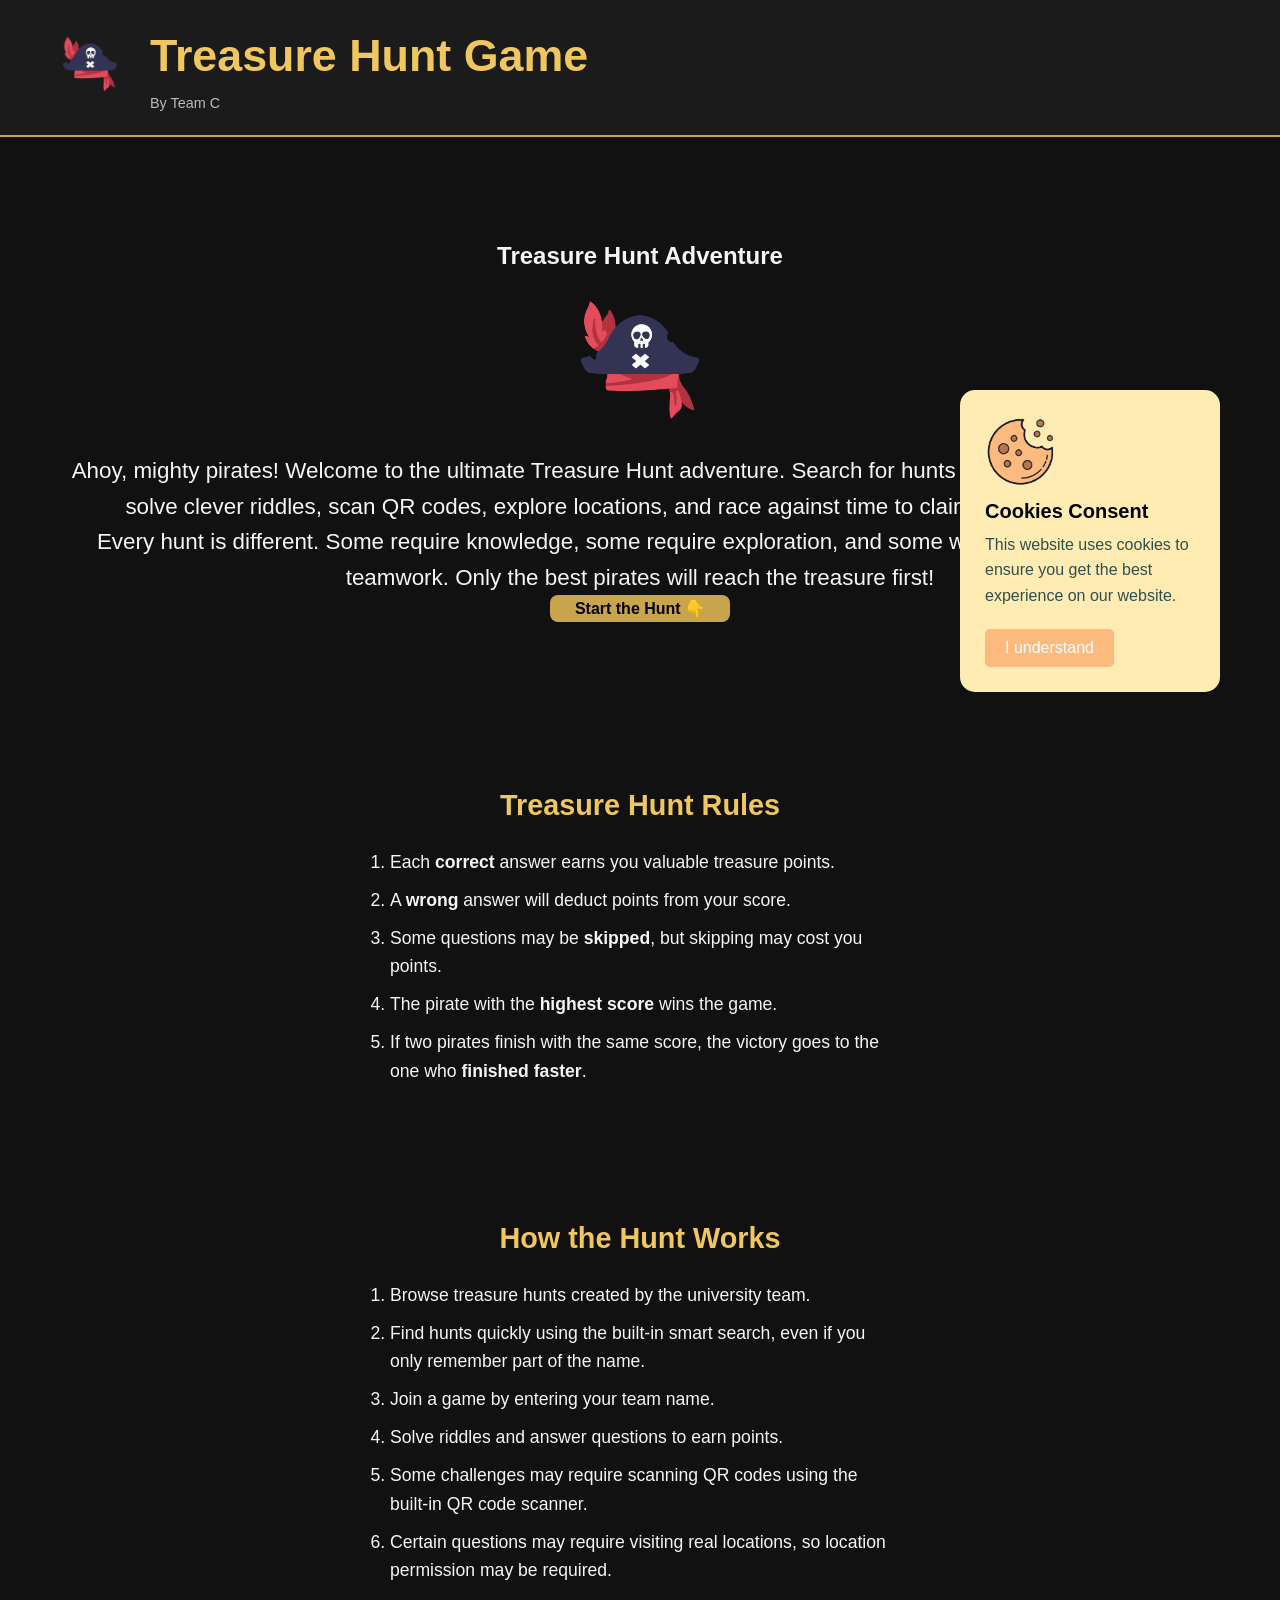
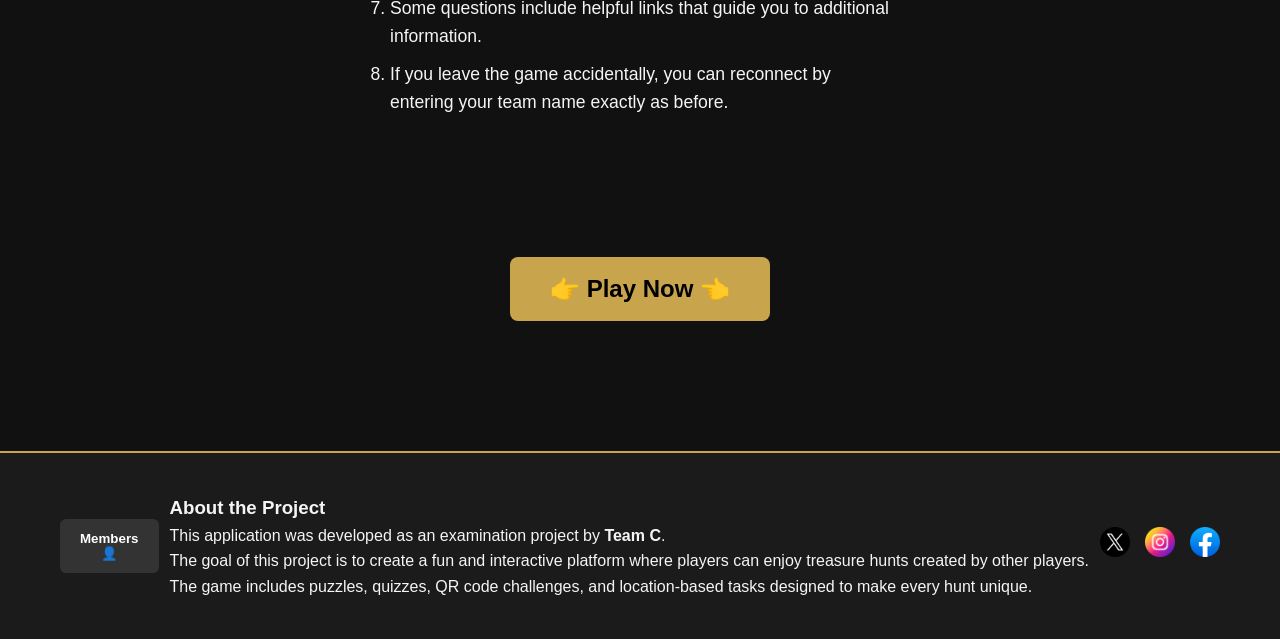
<file: index.html>
<!DOCTYPE html>
<html lang="en">
<head>
  <meta charset="UTF-8">
  <title>Redirecting...</title>
  <meta http-equiv="refresh" content="0; url=./html/index.html">
</head>
<body>
  <p>If the redirect did not work, <a href="./html/index.html">click here</a>.</p>
</body>
</html>
<!-- This page was created to make it easier to work with GitHub Pages -->
</file>
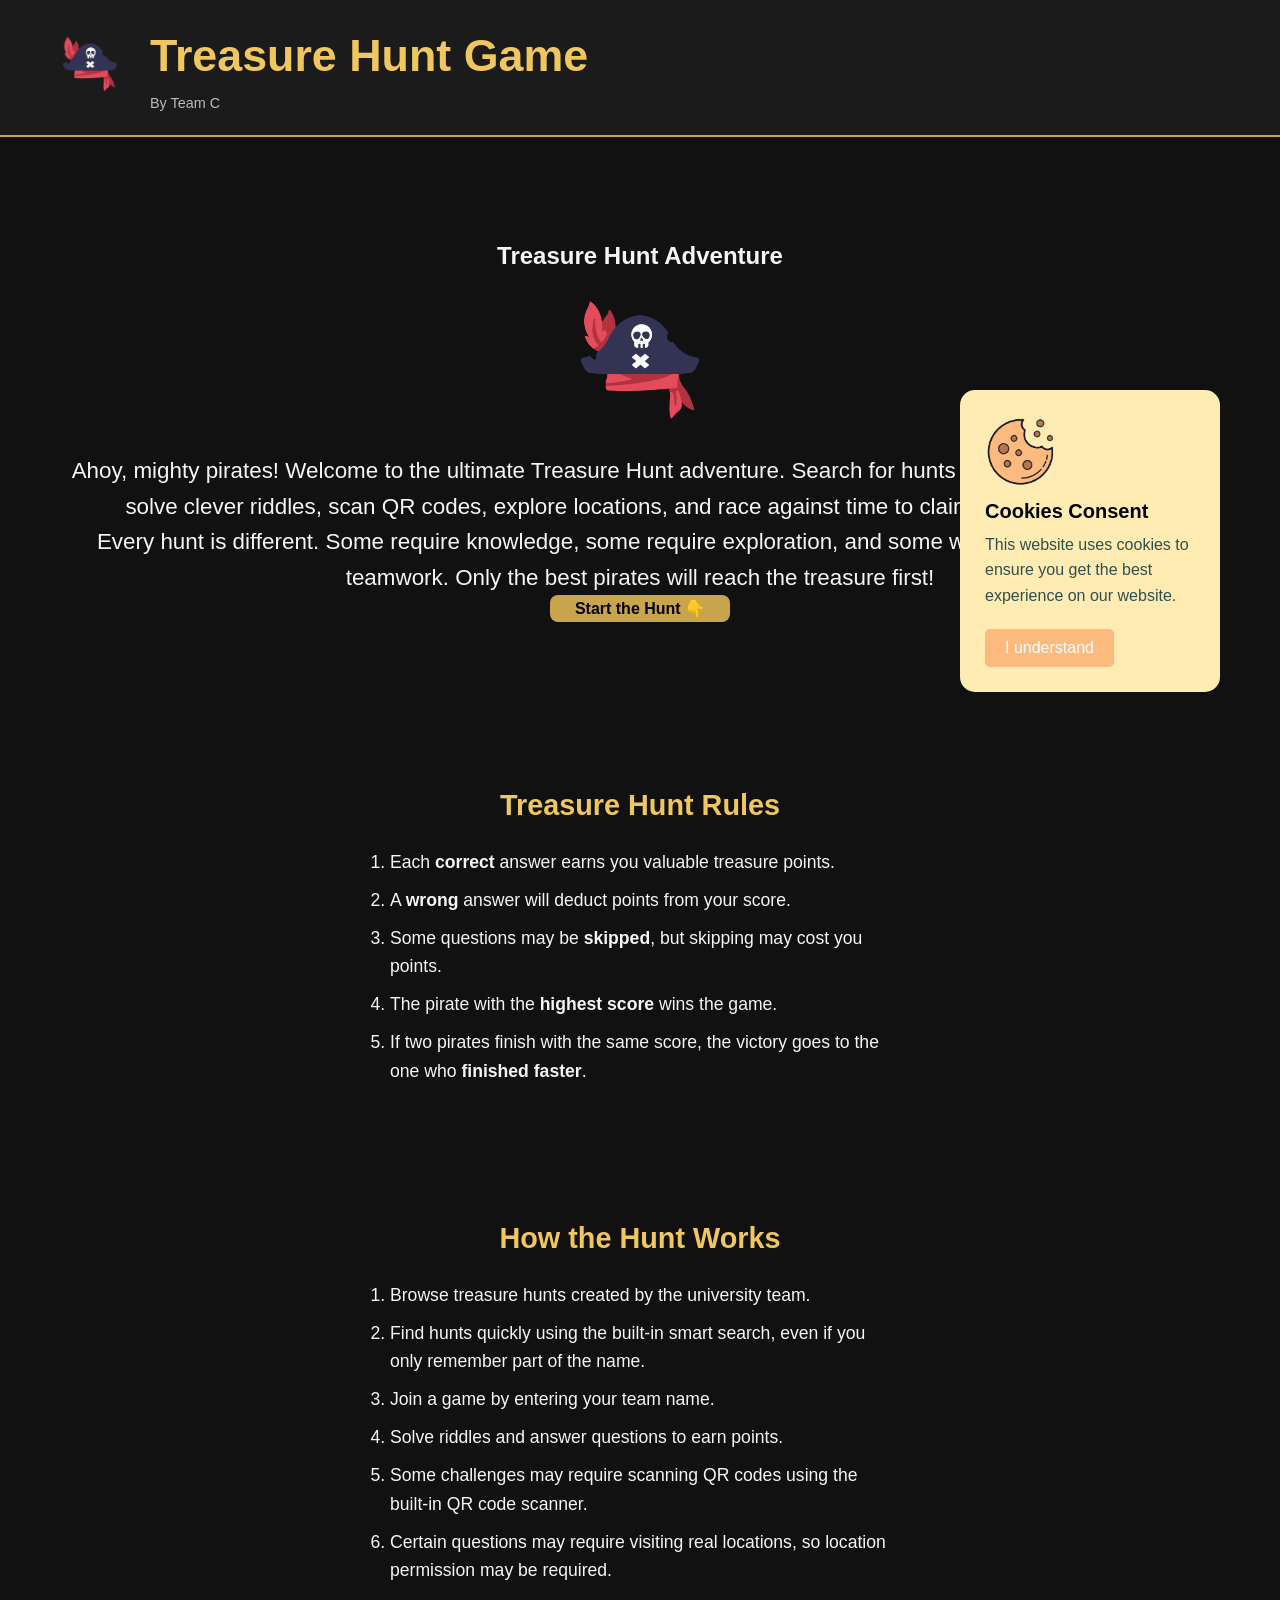
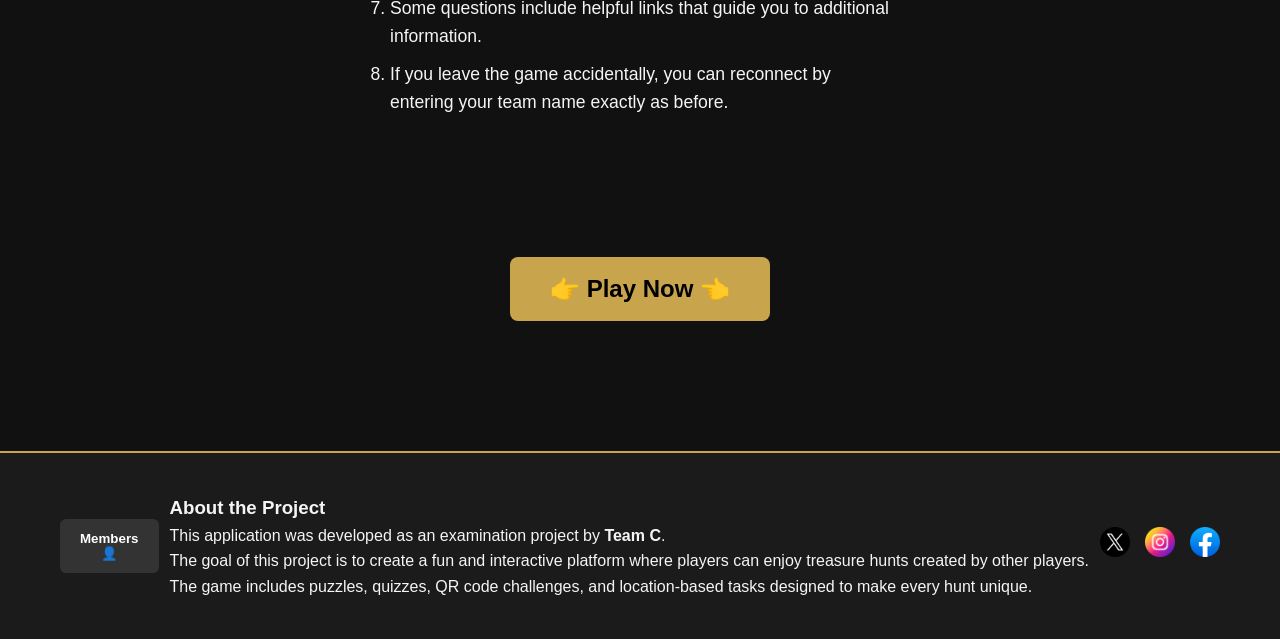
<file: html/index.html>
<!DOCTYPE html>
<html lang="en">
<head>
	<meta charset="UTF-8">
	<meta name="viewport" content="width=device-width, initial-scale=1.0">
	<link rel="manifest" href="../manifest.json" crossorigin="use-credentials">

	<title>Treasure Hunt Game – Online Adventure</title>

	<meta name="description" content="Play the Treasure Hunt Game! Solve puzzles,
	answer questions, explore locations, scan QR codes and compete with other teams in this exciting adventure game.">
	<meta name="keywords" content="treasure hunt game, online puzzle game, quiz game, pirate treasure hunt, leaderboard game">
	<meta name="author" content="Team C, 3RussiansAndMe">
	<meta name="robots" content="index, follow">

	<link rel="icon" type="image/png" href="../media/photo/pirate-hat.png">

	<link rel="stylesheet" href="../css/index.css">
</head>
<body>

<!-- <div class="loader"></div> -->

<header class="site-header">
	<div class="container header-container">

		<div class="logo-block">
			<img src="../media/photo/pirate-hat.png"
				alt="Treasure Hunt logo"
				class="logo-img">
		</div>

		<div class="title-block">
			<h1 id="title-index">Treasure Hunt Game</h1>
			<p class="team-name">By Team C</p>
		</div>

	</div>
</header>

<main class="main-content">

	<!-- HERO -->
	<section class="hero-section">
		<div class="container hero-container">

			<h2>Treasure Hunt Adventure</h2>

			<img src="../media/photo/pirate-hat.png"
				alt="Pirate hat icon for treasure hunt game"
				class="hero-icon">

			<p class="hero-text">
				Ahoy, mighty pirates! Welcome to the ultimate Treasure Hunt adventure.
				Search for hunts created by other players, solve clever riddles,
				scan QR codes, explore locations, and race against time to claim
				the highest score.
			</p>

			<p class="hero-text">
				Every hunt is different. Some require knowledge, some require
				exploration, and some will test your speed and teamwork.
				Only the best pirates will reach the treasure first!
			</p>

			<a href="#player-section" class="start-button">
				<b>Start the Hunt &#128071</b>
			</a>

		</div>
	</section>


	<!-- RULES -->
	<section class="rules-section">
		<div class="container">

			<h2 class="rules-title">Treasure Hunt Rules</h2>

			<ol class="game-rules-list">

				<li>
					Each <span id="correct-ans"><b>correct</b></span> answer
					earns you valuable treasure points.
				</li>

				<li>
					A <span id="wrong-ans"><b>wrong</b></span> answer
					will deduct points from your score.
				</li>

				<li>
					Some questions may be <span id="skip-ans"><b>skipped</b></span>,
					but skipping may cost you points.
				</li>

				<li>
					The pirate with the <b>highest score</b> wins the game.
				</li>

				<li>
					If two pirates finish with the same score,
					the victory goes to the one who <b>finished faster</b>.
				</li>

			</ol>

		</div>
	</section>


	<!-- HOW THE GAME WORKS -->
	<section class="rules-section">
		<div class="container">

			<h2 class="rules-title">How the Hunt Works</h2>

			<ul class="game-rules-list">

				<li>
					Browse treasure hunts created by the university team.
				</li>

				<li>
					Find hunts quickly using the built-in smart search,
					even if you only remember part of the name.
				</li>

				<li>
					Join a game by entering your team name.
				</li>

				<li>
					Solve riddles and answer questions to earn points.
				</li>

				<li>
					Some challenges may require scanning QR codes
					using the built-in QR code scanner.
				</li>

				<li>
					Certain questions may require visiting real locations,
					so location permission may be required.
				</li>

				<li>
					Some questions include helpful links that guide
					you to additional information.
				</li>

				<li>
					If you leave the game accidentally,
					you can reconnect by entering your team name
					exactly as before.
				</li>

			</ul>

		</div>
	</section>

	<!-- PLAY -->
	<section class="play-section" id="player-section">
		<div class="container play-container">

			<button class="play-btn"
				onclick="document.location='app.html'">
				<b>👉 Play Now 👈</b>
			</button>

		</div>
	</section>

</main>


<footer class="site-footer">

	<div class="container footer-container">

		<button class="team-btn"
			onclick="document.location='team.html'">
			<b>
				Members <br>
				👤
			</b>
		</button>

		<!-- ABOUT PROJECT -->
		<div class="footer-about">
			<h3>About the Project</h3>

			<p>
				This application was developed as an examination project
				by <b>Team C</b>.
			</p>

			<p>
				The goal of this project is to create a fun and interactive
				platform where players can enjoy treasure hunts created
				by other players.
			</p>

			<p>
				The game includes puzzles, quizzes, QR code challenges,
				and location-based tasks designed to make every hunt unique.
			</p>
		</div>

		<div class="social-links">

			<a href="https://x.com/teamc_co1111"
				target="_blank">
				<img src="../media/photo/X_icon.png"
					alt="X social icon"
					class="social-icon">
			</a>

			<a href="https://www.instagram.com/teamc_44/?hl=en"
				target="_blank">
				<img src="../media/photo/Instagram_icon.png"
					alt="Instagram icon"
					class="social-icon">
			</a>

			<a href="https://www.facebook.com/profile.php?id=61586915335125"
				target="_blank">
				<img src="../media/photo/Facebook_icon.png"
					alt="Facebook icon"
					class="social-icon">
			</a>

		</div>

	</div>

	<div class="cookies-box">

		<img src="../media/photo/cookies.png"
			alt="cookies">

		<div class="cookies-txt">

			<h3>Cookies Consent</h3>

			<p>
				This website uses cookies to ensure you get the best
				experience on our website.
			</p>

			<div class="cookies-btn">
				<button class="btn2">I understand</button>
			</div>

		</div>

	</div>

</footer>

<script src="../js/index.js"></script>
<!-- -->
<script src="../js/main.js"></script>
<!-- <script src="../js/loader.js"></script> -->

</body>
</html>
</file>
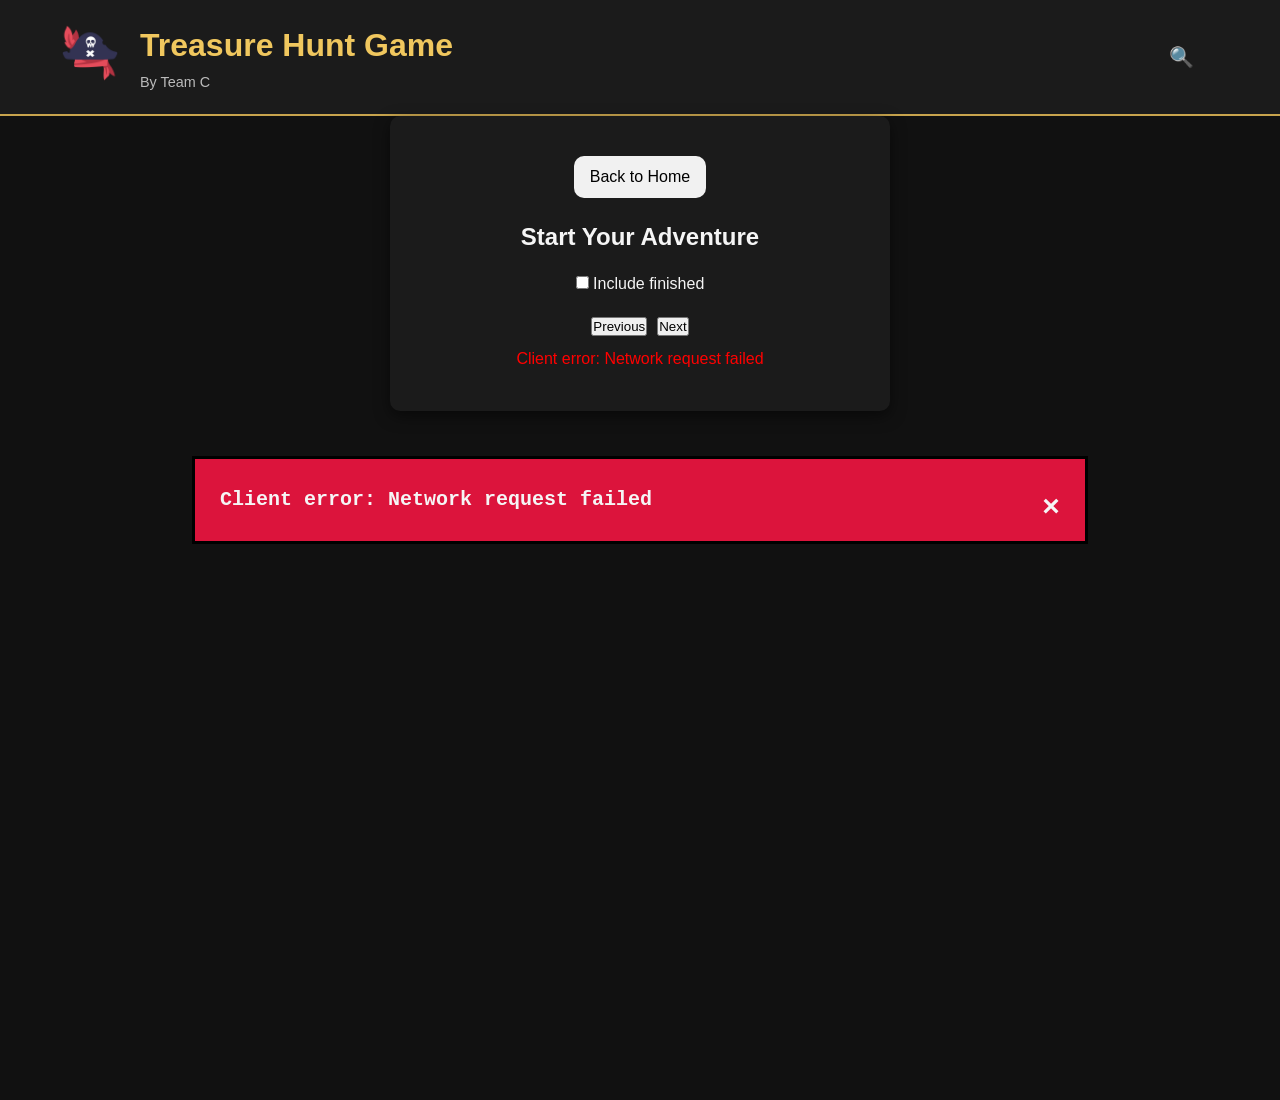
<file: html/app.html>
<!DOCTYPE html>
<html lang="en">
<head>
	<meta charset="UTF-8">
	<meta name="viewport" content="width=device-width, initial-scale=1.0">

	<title>Treasure Hunts</title>

	<meta name="description" content="Start a new Treasure Hunt game.
	Choose a game mode, enter your team name and begin solving puzzles to climb the leaderboard.">
	<meta name="keywords" content="start treasure hunt game, puzzle game start, online quiz game, treasure hunt teams">
	<meta name="author" content="Team C, 3RussiansAndMe">
	<meta name="robots" content="index, follow">
	<link rel="icon" type="image/png" href="../media/photo/pirate-hat.png">
	<link rel="stylesheet" href="../css/app.css">
</head>
<body>

<!-- The Modal -->
<div id="myModal" class="modal">
    <!-- Modal content -->
    <div class="modal-content">
        <span class="closeModal">&times;</span>
        <p></p>
    </div>
</div>

<header class="site-header">
		<div class="container header-container">
			<div class="logo-block">
				<img src="../media/photo/pirate-hat.png" alt="Treasure Hunt logo" class="logo-img">
			</div>

			<div class="title-block">
				<h1 id="title-index">Treasure Hunt Game</h1>
				<p class="team-name">By Team C</p>
			</div>
			<div class="search-header">
    			<button id="search-toggle" class="search-btn">🔍</button>
    			<div class="search-input-wrapper">
        			<input id="search-input" class="search-input" type="text" placeholder="Search...">
        			<button id="search-clear" class="search-clear">✕</button>
    			</div>
			</div>
			<!-- Resume Session Button-->
			<button id="resumeSession">Resume Game &#127918</button>
		</div>
	</header>

	<main class="main-content">
		<section class="app-section">
		<a href="index.html" class="prev-btn previous round">Back to Home</a>
		<h2>Start Your Adventure</h2>

		<div class="checkbox-block">
			<label>
				<input type="checkbox" id="include-finished">
				Include finished
			</label>
		</div>
		<div class="loader"></div>
		<div id="hunts-container"></div>
		<div class="pagination">
			<button id="previousPage">Previous</button>
			<button id="nextPage">Next</button>
		</div>

		<p id="error-message"></p>
		</section>
	</main>

	<script type="module" src="../js/app.js"></script>
	
    <script type="module" src="../js/resumeSession.js"></script>
<script src="../js/loader.js"></script>

	
</body>
</html>
</file>
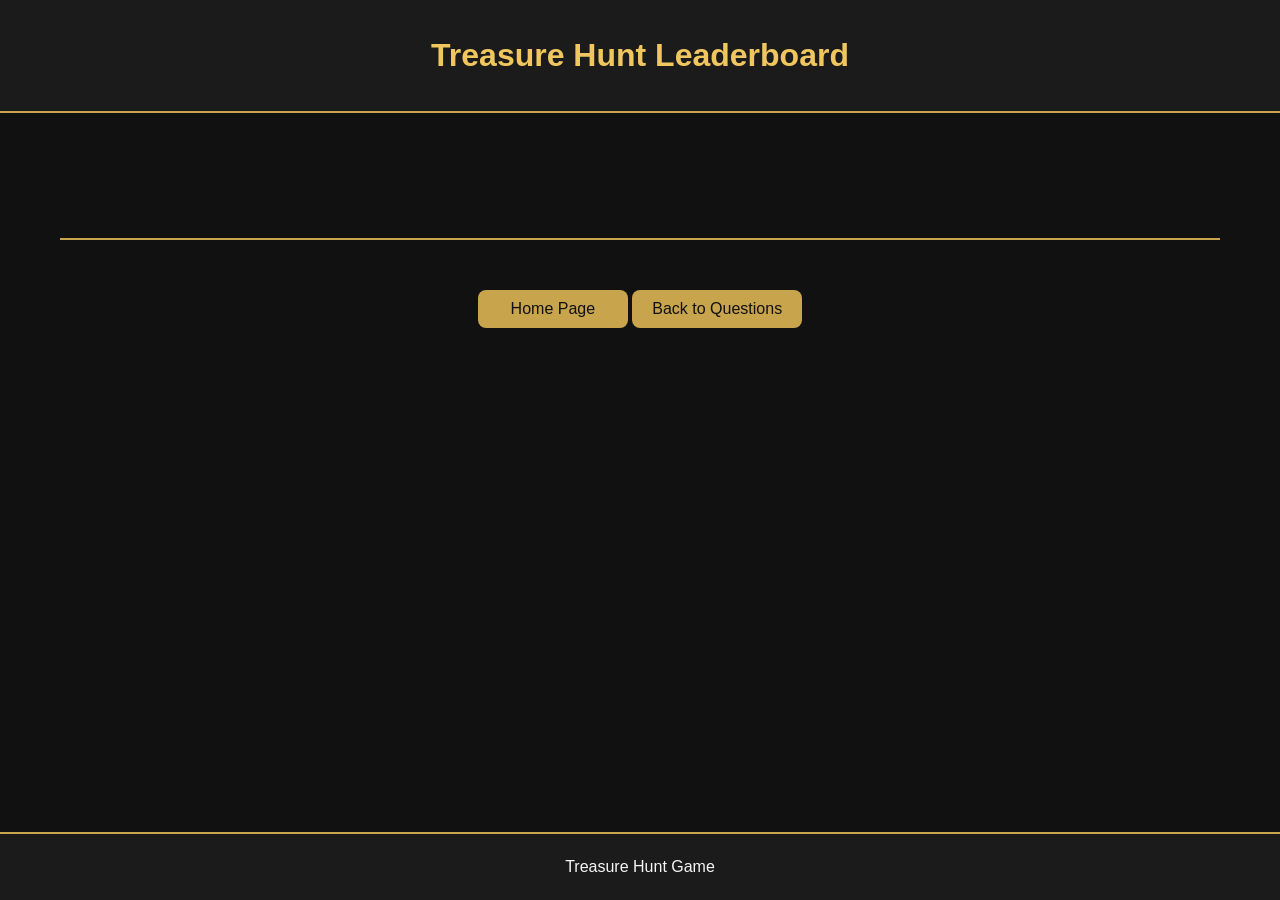
<file: html/leaderboard.html>
<!DOCTYPE html>
<html lang="en">

<head>
    <meta charset="UTF-8">
    <meta name="viewport" content="width=device-width, initial-scale=1.0">

    <title>Treasure Hunt Leaderboard</title>

    <meta name="description" content="View the Treasure Hunt leaderboard and see the top teams competing in the puzzle adventure game.">
    <meta name="keywords" content="treasure hunt leaderboard, game ranking, top players treasure hunt">
    <meta name="author" content="Team C, 3RussiansAndMe">
    <meta name="robots" content="index, follow">

    <link rel="icon" type="image/png" href="../media/photo/pirate-hat.png">
    <link rel="stylesheet" href="../css/leaderboard.css">
</head>
<body>
    <header class="site-header">
        <h1>Treasure Hunt Leaderboard</h1>
    </header>
<main>
    <section class="leaderboard-section">
        <div class="container">
            <div class="loader"></div>
            <div id="leaderboard"></div>

            <div class="pagination">
                <div class="pagecontrols">
                    <button id="previousPage">Previous</button>
                    <button id="nextPage">Next</button>
                </div>
            </div>
            <div id="player"></div>
            <div class="pagination"> 
                <div class="navcontrols">
                    <button onclick=window.location.href="index.html" id ="homeButton" >Home Page</button>
                    <button onclick=window.location.href="questions.html" id ="questionButton" >Back to Questions</button>
                </div>
            </div>
        </div>
    </section>

</main>

<footer class="site-footer">
<p>Treasure Hunt Game</p>
</footer>

<script type="module" src="../js/leaderboard.js"></script>
    <script src="../js/loader.js"></script>

</body>
</html>
</file>
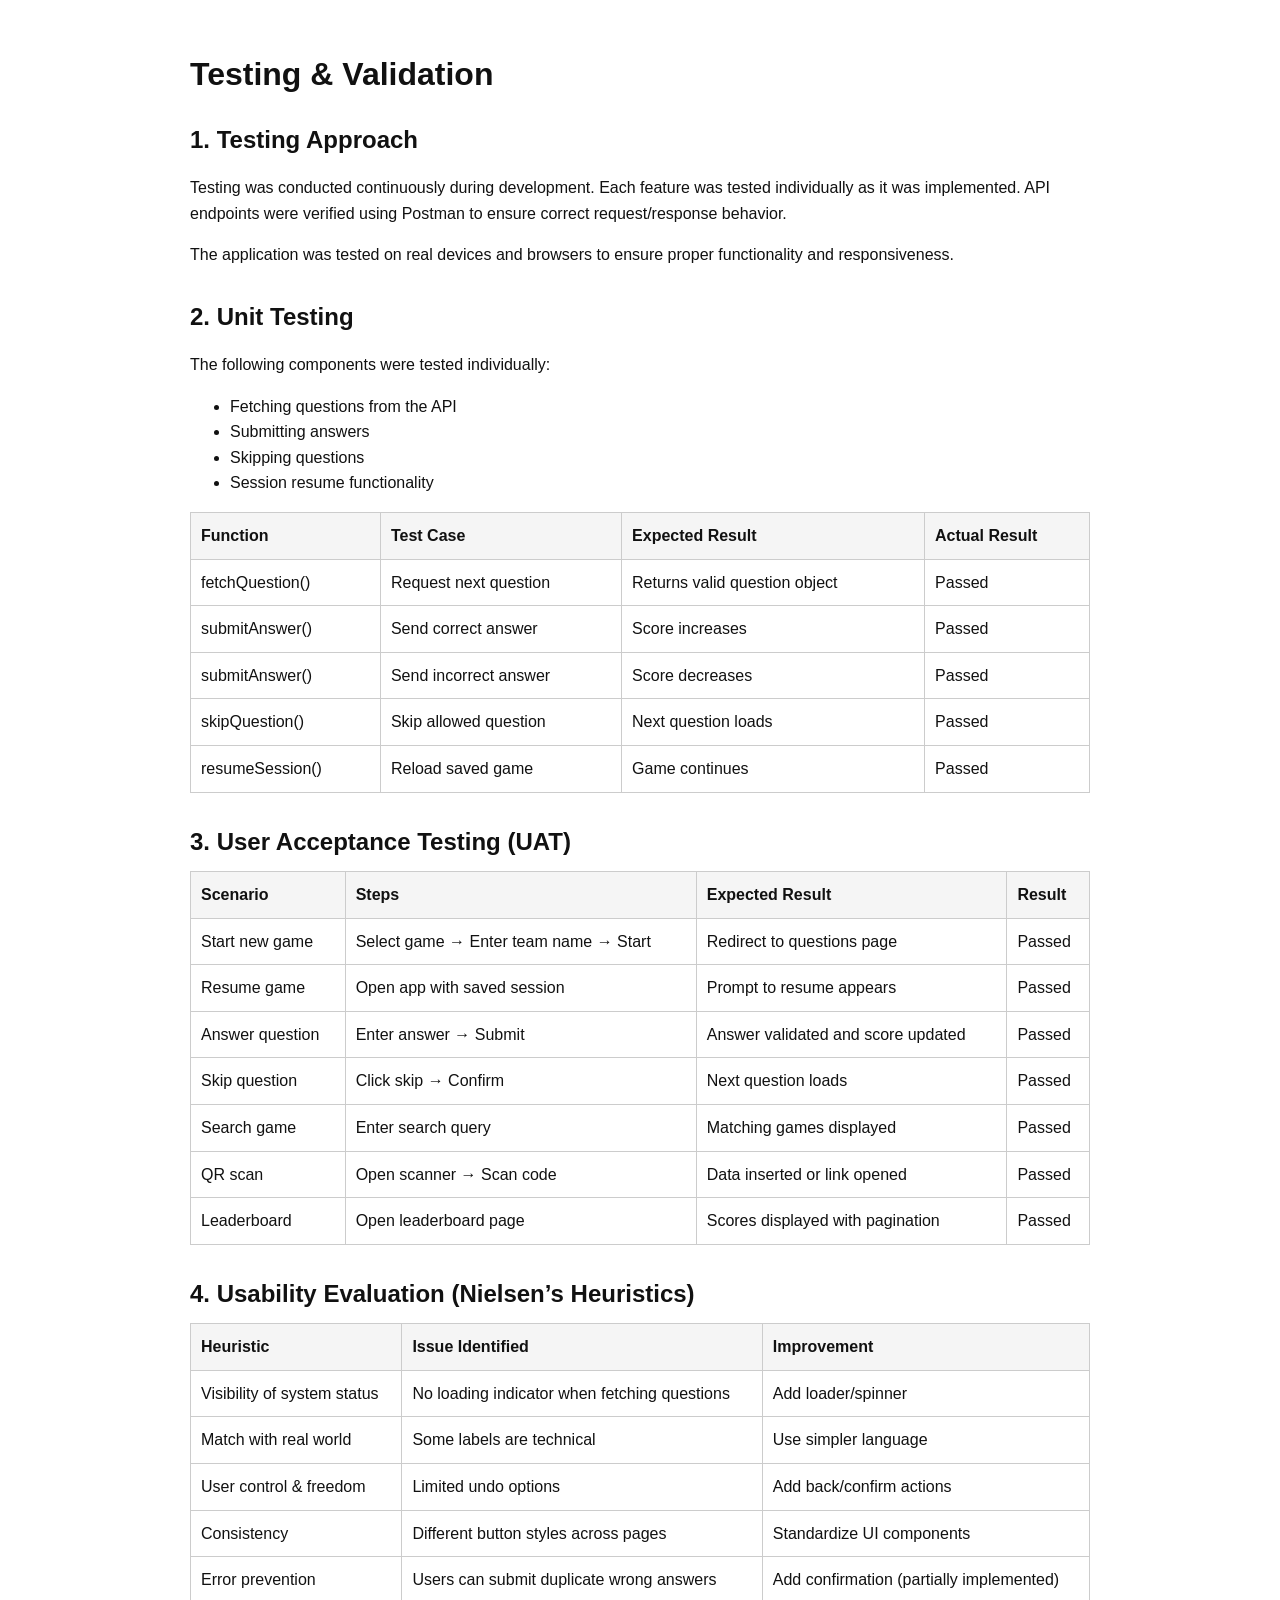
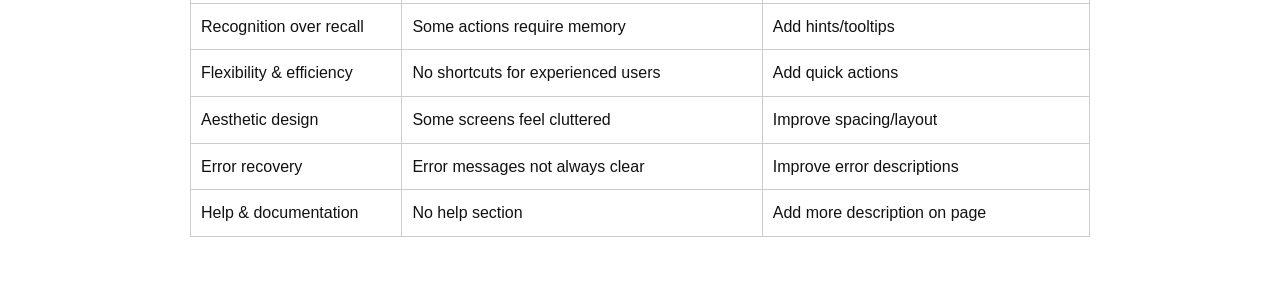
<file: html/questions.html>
<!DOCTYPE html>
<html lang="en">
<head>
	<meta charset="UTF-8">
	<meta name="viewport" content="width=device-width, initial-scale=1.0">
	<title>Treasure Hunt Question</title>
	<meta name="description" content="Answer questions and solve puzzles in the Treasure Hunt game.
		Earn points for correct answers and climb the leaderboard.">
	<meta name="keywords" content="treasure hunt questions, puzzle questions game, quiz challenge game">
	<meta name="author" content="Team C, 3RussiansAndMe">
	<meta name="robots" content="index, follow">
	<link rel="icon" type="image/png" href="../media/photo/pirate-hat.png">
	<link rel="stylesheet" href="../css/questions.css">
</head>
<body class="question-page">
	<header class="question-header">
		<div class="header-container">
			<h1>Treasure Hunt</h1>
			<div id="score"></div> <!-- -->
		</div>
	</header>

    <!-- The Modal -->
    <div id="myModal" class="modal">
        <!-- Modal content -->
        <div class="modal-content">
            <span class="closeModal">&times;</span>
            <p></p>
        </div>
    </div>


    <main class="question-layout">
		<!-- MAIN QUESTION AREA -->
		<section class="question-card">
			<div id="question-section">
				<div class="loader"></div>
				<h2 id="question-text">
					Loading question...
				</h2>
				</div>
					<div id="messagesection">
						<p id="messagesec"></p>
					</div>

<!--					<div id="end-controls">-->
<!--						<button id="home-btn">Back to Home</button>-->
<!--					</div>-->


			<div id="answer-section">
				<!-- JS renders inputs -->
			</div>

			<div id="controls">
				<button id="submit-btn">Submit Answer</button>
				<button id="skip-btn">Skip Question</button>
				<button id="qr-btn">Scan QR Code</button>
			</div>

			<div id="message-section">
				<p id="message"></p>
			</div>
		</section>

		<!-- HISTORY -->
		<aside id="history-section">
			<h3>Answer History</h3>
			<div id="history-list"></div>
		</aside>
	</main>

	<!-- QR Scanner -->
	<section id="qr-section">
		<div class="qr-card">
			<video id="preview"></video>

			<div class="qr-controls">
				<button id="switch-camera-btn">Switch Camera</button>
				<button id="close-qr-btn">Close Scanner</button>
			</div>
		</div>
	</section>

	<footer class="question-footer">
		<p>Treasure Hunt Game</p>

	</footer>

	<script src="../libraries/instascan.min.js"></script>
	<script type="module" src="../js/questions.js"></script>
	<script type="module" src="../js/score.js"></script>
    <script src="../js/loader.js"></script>

</body>
</html>
</file>
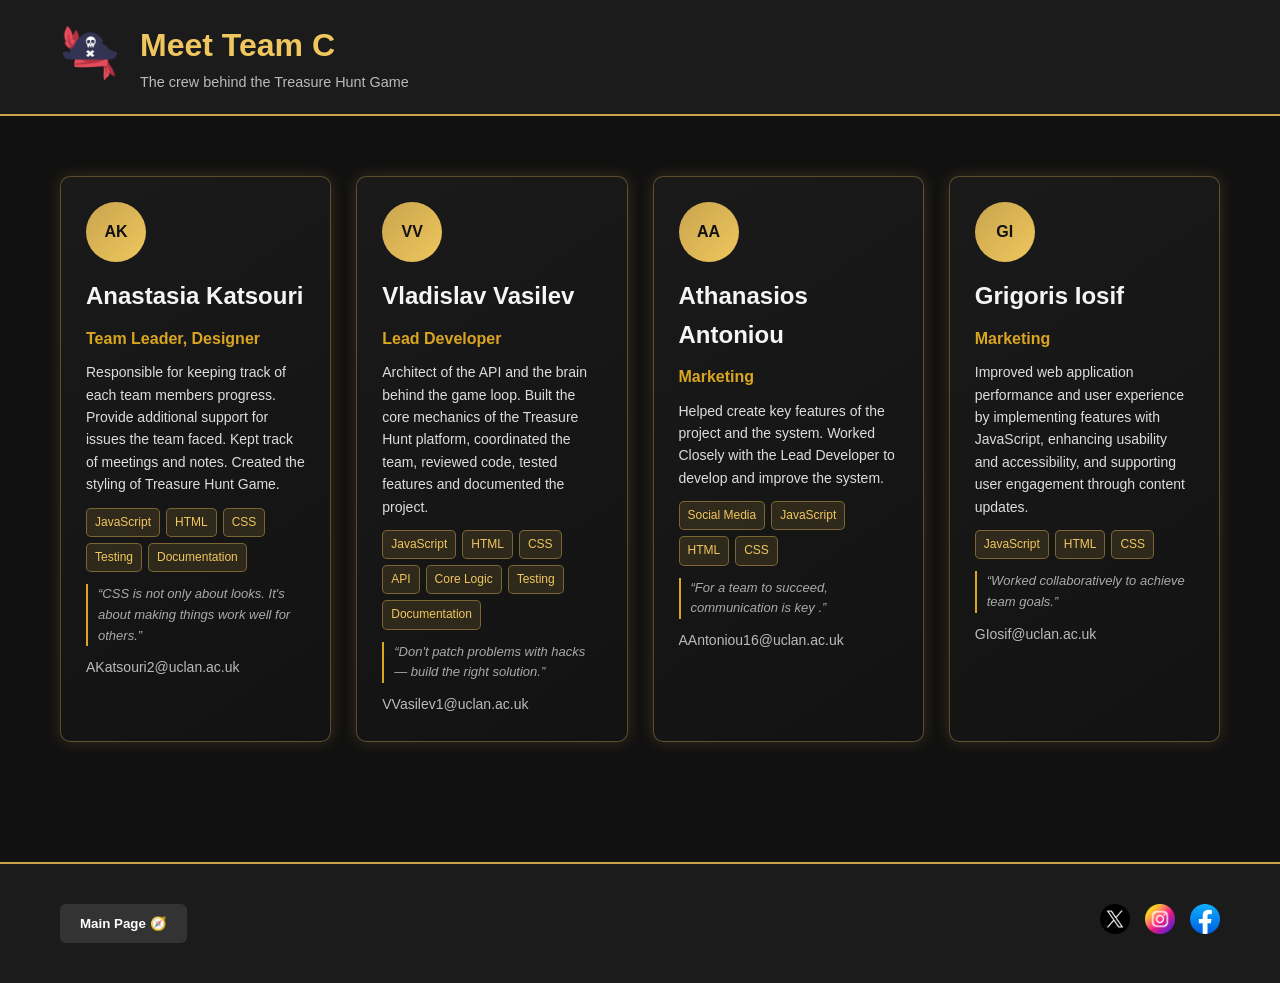
<file: html/team.html>
<!DOCTYPE html>
<html lang="en">
<head>
	<meta charset="UTF-8">
	<meta name="viewport" content="width=device-width, initial-scale=1">

	<title>Treasure Hunt - Team</title>

	<meta name="description" content="Meet Team 3RussiansAndMe,
	the developers of the Treasure Hunt game project including designers, developers and contributors.">
	<meta name="keywords" content="treasure hunt team, Team C developers, treasure hunt project team">
	<meta name="author" content="Team C, 3RussiansAndMe">
	<meta name="robots" content="index, follow">
	<link rel="icon" type="image/png" href="../media/photo/pirate-hat.png">
	<link rel="stylesheet" href="../css/team.css">
</head>
<body>
    <header class="site-header">
		<div class="container header-container">
			<div class="logo-block">
				<img src="../media/photo/pirate-hat.png" alt="Treasure Hunt logo" class="logo-img">
			</div>

			<div class="title-block">
				<h1>Meet Team C</h1>
				<p class="team-name">The crew behind the Treasure Hunt Game</p>
			</div>
		</div>
	</header>


    <!-- <div class="loader"></div> -->


    <main class="team-main">
		<section class="team-section">
			<div class="container team-grid">

                <article class="team-card">
                    <div class="dev-avatar">AK</div>

                    <h2>Anastasia Katsouri</h2>

                    <p class="role">Team Leader, Designer</p>

                    <p class="description">
                        Responsible for keeping track of each team
                        members progress. Provide additional support
                        for issues the team faced. Kept track of meetings
                        and notes. Created the styling of Treasure Hunt Game.
                    </p>

                    <div class="skills">
                        <span>JavaScript</span>
                        <span>HTML</span>
                        <span>CSS</span>
                        <span>Testing</span>
                        <span>Documentation</span>
                    </div>

                    <p class="quote">
                        “CSS is not only about looks. It's about making things work well for others.”
                    </p>
                    <p class="email">
                        AKatsouri2@uclan.ac.uk
                    </p>
                </article>

				<article class="team-card">
    				<div class="dev-avatar">VV</div>

    				<h2>Vladislav Vasilev</h2>

    				<p class="role">Lead Developer</p>

    			 	<p class="description">
        				Architect of the API and the brain behind the game loop.
        				Built the core mechanics of the Treasure Hunt platform,
        				coordinated the team, reviewed code, tested features and
        				documented the project.
    				</p>

    				<div class="skills">
        				<span>JavaScript</span>
        				<span>HTML</span>
        				<span>CSS</span>
        				<span>API</span>
        				<span>Core Logic</span>
						<span>Testing</span>
						<span>Documentation</span>
    				</div>

    				<p class="quote">
        				“Don't patch problems with hacks — build the right solution.”
    				</p>
    				<p class="email">
        				VVasilev1@uclan.ac.uk
    				</p>
				</article>

                <article class="team-card">
                    <div class="dev-avatar">AA</div>

                    <h2>Athanasios Antoniou</h2>

                    <p class="role">Marketing</p>

                    <p class="description">
                        Helped create key features of the project and the system.
                        Worked Closely with the Lead Developer to develop and improve the system.
                    </p>

                    <div class="skills">
                        <span>Social Media</span>
                        <span>JavaScript</span>
                        <span>HTML</span>
                        <span>CSS</span>
                    </div>

                    <p class="quote">
                        “For a team to succeed, communication is key .”
                    </p>

                    <p class="email">
                        AAntoniou16@uclan.ac.uk
                    </p>
                </article>

                <article class="team-card">
                    <div class="dev-avatar">GI</div>

                    <h2>Grigoris Iosif</h2>

                    <p class="role">Marketing</p>

                    <p class="description">
                        Improved web application performance and user experience by
                        implementing features with JavaScript, enhancing usability and accessibility,
                        and supporting user engagement through content updates.
                    </p>

                    <div class="skills">
                        <span>JavaScript</span>
                        <span>HTML</span>
                        <span>CSS</span>
                    </div>

                    <p class="quote">
                        “Worked collaboratively to achieve team goals.”
                    </p>

                    <p class="email">
                        GIosif@uclan.ac.uk
                    </p>
                </article>

			</div>
		</section>
	</main>
    <footer class="site-footer">

		<div class="container footer-container">
			<button
			    class="back-team-btn"
			    onclick="document.location='index.html'">
			    <b>Main Page 🧭</b>
		    </button>

			<div class="social-links">

                <a href="https://x.com/teamc_co1111"
                   target="_blank">
                    <img src="../media/photo/X_icon.png"
                         alt="X social icon"
                         class="social-icon">
                </a>

                <a href="https://www.instagram.com/teamc_44/?hl=en"
                   target="_blank">
                    <img src="../media/photo/Instagram_icon.png"
                         alt="Instagram icon"
                         class="social-icon">
                </a>

                <a href="https://www.facebook.com/profile.php?id=61586915335125"
                   target="_blank">
                    <img src="../media/photo/Facebook_icon.png"
                         alt="Facebook icon"
                         class="social-icon">
                </a>

            </div>
		</div>
	</footer>


    <!-- <script src="../js/loader.js"></script> -->

</body>
</html>
</file>
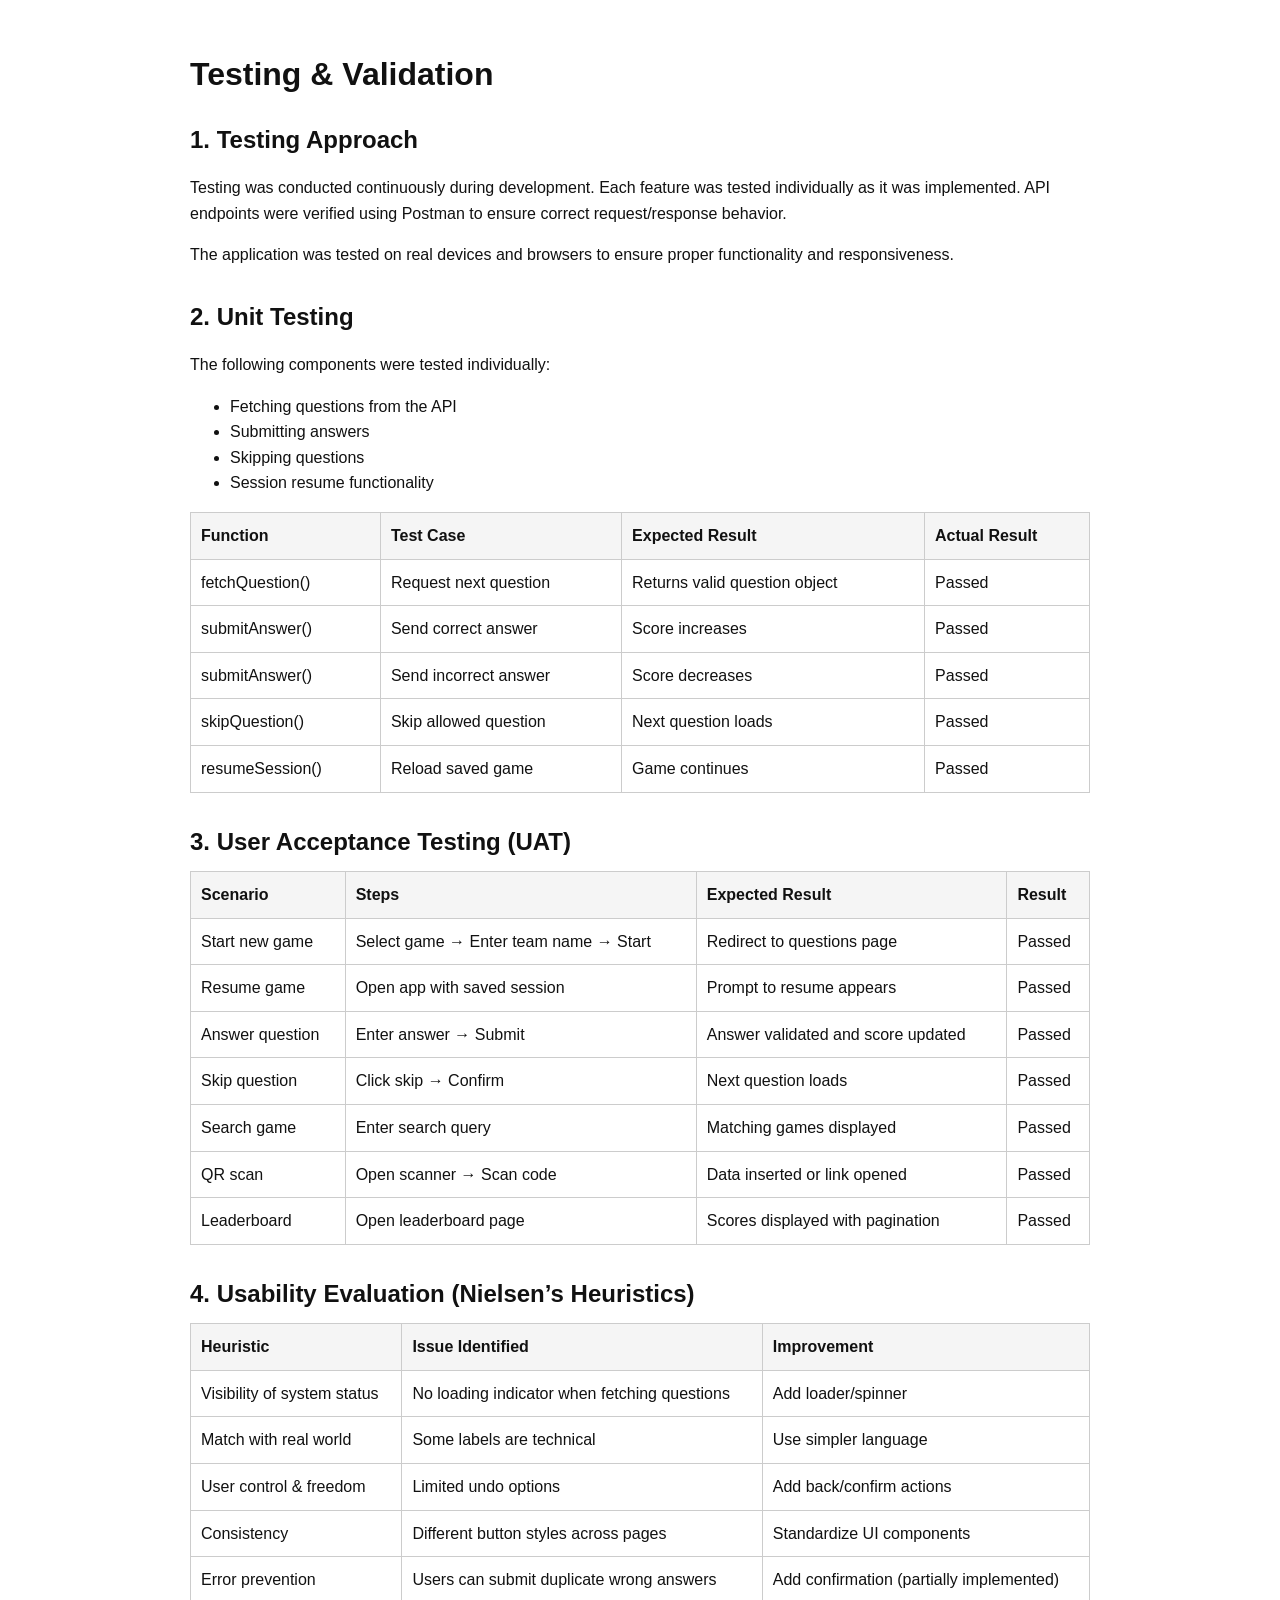
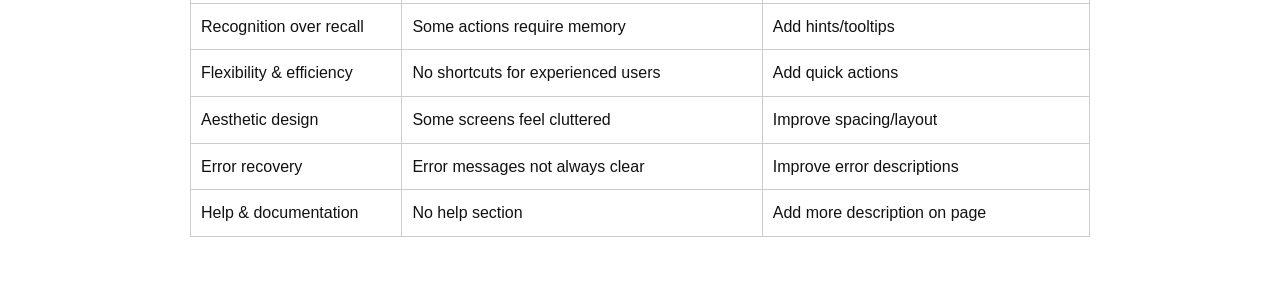
<file: test/test.html>
<!DOCTYPE html>
<html lang="en">
<head>
    <meta charset="UTF-8">
    <meta name="viewport" content="width=device-width, initial-scale=1.0">
    <title>Testing</title>
    <link rel="stylesheet" href="test.css">
</head>
<body>

<div class="container">
    <h1>Testing & Validation</h1>

    <!-- Overview -->
    <section>
        <h2>1. Testing Approach</h2>
        <p>
            Testing was conducted continuously during development. Each feature
            was tested individually as it was implemented. API endpoints were
            verified using Postman to ensure correct request/response behavior.
        </p>
        <p>
            The application was tested on real devices and browsers to ensure
            proper functionality and responsiveness.
        </p>
    </section>

    <!-- Unit Testing -->
    <section>
        <h2>2. Unit Testing</h2>

        <p>The following components were tested individually:</p>

        <ul>
            <li>Fetching questions from the API</li>
            <li>Submitting answers</li>
            <li>Skipping questions</li>
            <li>Session resume functionality</li>
        </ul>

        <table>
            <tr>
                <th>Function</th>
                <th>Test Case</th>
                <th>Expected Result</th>
                <th>Actual Result</th>
            </tr>
            <tr>
                <td>fetchQuestion()</td>
                <td>Request next question</td>
                <td>Returns valid question object</td>
                <td>Passed</td>
            </tr>
            <tr>
                <td>submitAnswer()</td>
                <td>Send correct answer</td>
                <td>Score increases</td>
                <td>Passed</td>
            </tr>
            <tr>
                <td>submitAnswer()</td>
                <td>Send incorrect answer</td>
                <td>Score decreases</td>
                <td>Passed</td>
            </tr>
            <tr>
                <td>skipQuestion()</td>
                <td>Skip allowed question</td>
                <td>Next question loads</td>
                <td>Passed</td>
            </tr>
            <tr>
                <td>resumeSession()</td>
                <td>Reload saved game</td>
                <td>Game continues</td>
                <td>Passed</td>
            </tr>
        </table>
    </section>

    <!-- UAT -->
    <section>
        <h2>3. User Acceptance Testing (UAT)</h2>

        <table>
            <tr>
                <th>Scenario</th>
                <th>Steps</th>
                <th>Expected Result</th>
                <th>Result</th>
            </tr>

            <tr>
                <td>Start new game</td>
                <td>Select game → Enter team name → Start</td>
                <td>Redirect to questions page</td>
                <td>Passed</td>
            </tr>

            <tr>
                <td>Resume game</td>
                <td>Open app with saved session</td>
                <td>Prompt to resume appears</td>
                <td>Passed</td>
            </tr>

            <tr>
                <td>Answer question</td>
                <td>Enter answer → Submit</td>
                <td>Answer validated and score updated</td>
                <td>Passed</td>
            </tr>

            <tr>
                <td>Skip question</td>
                <td>Click skip → Confirm</td>
                <td>Next question loads</td>
                <td>Passed</td>
            </tr>

            <tr>
                <td>Search game</td>
                <td>Enter search query</td>
                <td>Matching games displayed</td>
                <td>Passed</td>
            </tr>

            <tr>
                <td>QR scan</td>
                <td>Open scanner → Scan code</td>
                <td>Data inserted or link opened</td>
                <td>Passed</td>
            </tr>

            <tr>
                <td>Leaderboard</td>
                <td>Open leaderboard page</td>
                <td>Scores displayed with pagination</td>
                <td>Passed</td>
            </tr>
        </table>
    </section>

    <!-- Usability -->
    <section>
        <h2>4. Usability Evaluation (Nielsen’s Heuristics)</h2>

        <table>
            <tr>
                <th>Heuristic</th>
                <th>Issue Identified</th>
                <th>Improvement</th>
            </tr>

            <tr>
                <td>Visibility of system status</td>
                <td>No loading indicator when fetching questions</td>
                <td>Add loader/spinner</td>
            </tr>

            <tr>
                <td>Match with real world</td>
                <td>Some labels are technical</td>
                <td>Use simpler language</td>
            </tr>

            <tr>
                <td>User control & freedom</td>
                <td>Limited undo options</td>
                <td>Add back/confirm actions</td>
            </tr>

            <tr>
                <td>Consistency</td>
                <td>Different button styles across pages</td>
                <td>Standardize UI components</td>
            </tr>

            <tr>
                <td>Error prevention</td>
                <td>Users can submit duplicate wrong answers</td>
                <td>Add confirmation (partially implemented)</td>
            </tr>

            <tr>
                <td>Recognition over recall</td>
                <td>Some actions require memory</td>
                <td>Add hints/tooltips</td>
            </tr>

            <tr>
                <td>Flexibility & efficiency</td>
                <td>No shortcuts for experienced users</td>
                <td>Add quick actions</td>
            </tr>

            <tr>
                <td>Aesthetic design</td>
                <td>Some screens feel cluttered</td>
                <td>Improve spacing/layout</td>
            </tr>

            <tr>
                <td>Error recovery</td>
                <td>Error messages not always clear</td>
                <td>Improve error descriptions</td>
            </tr>

            <tr>
                <td>Help & documentation</td>
                <td>No help section</td>
                <td>Add more description on page</td>
            </tr>
        </table>
    </section>

</div>

</body>
</html>
</file>
<file: css/index.css>
* {
	box-sizing: border-box;
	margin: 0;
	padding: 0;
}

body {
	font-family: Arial, Helvetica, sans-serif;
	background-color: #111;
	color: #f5f5f5;
	line-height: 1.6;
}

.container {
	max-width: 1200px;
	margin: 0 auto;
	padding: 20px;
}

/* Header */
.site-header {
	background: #1b1b1b;
	border-bottom: 2px solid #c8a44d;
}

.header-container {
	display: flex;
	align-items: center;
	gap: 20px;
}

.logo-img {
	width: 60px;
}

.title-block h1 {
	font-size: 2rem;
	color: #f0c75e;
}

.team-name {
	font-size: 0.9rem;
	color: #bbb;
}

/* Hero */
.hero-section {
	text-align: center;
	padding: 60px 20px;
}

.hero-icon {
	width: 130px;
	margin: 20px 0;
}

.hero-text {
	font-size: 1.2rem;
}

/* Rules */
.rules-section {
	padding: 40px 20px;
	text-align: center;
}

.rules-title {
	font-size: 1.8rem;
	margin-bottom: 20px;
	color: #f0c75e;
}

.game-rules-list {
	list-style: decimal;
	max-width: 500px;
	margin: auto;
	text-align: left;
	font-size: 1.1rem;
}

.game-rules-list li {
	margin-bottom: 10px;
}

/* Play Button */
.play-section {
	text-align: center;
	padding: 50px 20px;
}

.play-btn {
	font-size: 1.5rem;
	padding: 18px 40px;
	background: #c8a44d;
	border: none;
	border-radius: 8px;
	cursor: pointer;
	transition: 0.2s;
}

.play-btn:hover {
    background: #e0b94d;
    transform: scale(1.05);
}

/*Start Button*/
.start-button{
    /*font-size: 1.5rem;*/
    padding: 5px 25px;
    background: #c8a44d;
    border-radius: 8px;
    text-decoration: none;
    margin-bottom: 20px;
    color: black;
}

.start-button:hover {
    transition: 0.2s;
    background-color: #e0b94d;
    font-size: 18px;
    color: white;
}


/* Footer */
.site-footer {
	background: #1b1b1b;
	margin-top: 60px;
	padding: 20px;
	border-top: 2px solid #c8a44d;
}

.footer-container {
	display: flex;
	justify-content: space-between;
	align-items: center;
}

.team-btn {
	padding: 12px 20px;
	border-radius: 6px;
	border: none;
	cursor: pointer;
	background: #333;
	color: white;
}

.team-btn:hover {
	background: #444;
}

.social-links {
	display: flex;
	gap: 15px;
}

.social-icon {
	width: 30px;
}

/* Cookies */
.cookies-box{
	position: absolute;
	top: 390px;
	right: 60px;
	background: #ffecb2;
	border-radius: 15px;
	max-width: 260px;
	padding: 25px 25px 25px 25px;
}

.cookies-box img{
	max-width: 70px;
}

.cookies-box .cookie-txt{
	margin-top: 10px;
}

.cookies-txt h3{
	font-size: 20px;
    color: black;
}

.cookies-box p{
	color: darkslategrey;
	margin: 5px 0 20px 0;
}

.cookies-btn button{
	padding: 10px 20px;
	background: #FCBA7F;
	font-size: 16px;
	color: white;
	border-radius: 5px;
	border: none;
}

.cookies-btn button:hover{
	background: darkslategrey;
}

.hide{
	display: none;
}

/* Media Queries */
/* >=600px */
@media (min-width: 600px) {
	.hero-text {
		font-size: 1.3rem;
	}
}

/* >=768px */
@media (min-width: 768px) {
	.title-block h1 {
		font-size: 2.4rem;
	}
	.hero-section {
		padding: 80px 20px;
	}
}

/* <=768px */
@media (max-width: 768px) {
    .footer-container{
        flex-direction: column;
        align-items: center;
        text-align: center;
        gap: 20px;
    }
    .social-links{
        order: -1;
    }
    .team-btn{
        width: 150px;
    }
    .footer-about{
        max-width: 100%;
    }
}

/* >=992px */
@media (min-width: 992px) {
	.header-container {
		gap: 30px;
	}
	.hero-text {
		font-size: 1.4rem;
	}
}

/* >=1200px */
@media (min-width: 1200px) {
	.title-block h1 {
		font-size: 2.8rem;
	}
}
</file>
<file: css/app.css>
* {
	box-sizing: border-box;
	margin: 0;
	padding: 0;
}

body {
	font-family: Arial, Helvetica, sans-serif;
	background-color: #111;
	color: #f5f5f5;
	line-height: 1.6;
}

.container {
	max-width: 1200px;
	margin: 0 auto;
	padding: 20px;
}

/* Header */
.site-header {
	background: #1b1b1b;
	border-bottom: 2px solid #c8a44d;
}

.header-container {
	display: flex;
	align-items: center;
	gap: 20px;
    flex-wrap: wrap;
}

.logo-img {
	width: 60px;
}

.title-block h1 {
	font-size: 2rem;
	color: #f0c75e;
}

.team-name {
	font-size: 0.9rem;
	color: #bbb;
}

/* Search */
.search-header {
	margin-left: auto;
	display: flex;
	align-items: center;
	gap: 10px;
}

.search-input-wrapper {
	position: relative;
}

.search-input {
	width: 0;
	opacity: 0;
	padding: 8px;
	border-radius: 6px;
	border: none;
	transition: all 0.3s ease;
}

.search-input.active {
	width: 150px;
	opacity: 1;
}

.search-btn {
	background: none;
	border: none;
	font-size: 20px;
	color: #f0c75e;
	cursor: pointer;
}

.search-btn:hover {
	transform: scale(1.2);
}

.search-clear {
	position: absolute;
	right: 5px;
	top: 50%;
	transform: translateY(-50%);
	background: none;
	border: none;
	font-size: 16px;
	cursor: pointer;
	color: #f0c75e;
	display: none;
}

.search-clear:hover {
	color: gold;
}

/* App Section */
.app-section{
	max-width:500px;
	margin:auto;
	text-align:center;
	background:#1b1b1b;
	padding:40px;
	border-radius:10px;
	box-shadow:0 5px 15px rgba(0,0,0,0.5);
}

/* Error */
#error-message{
	color:red;
	margin-top:10px;
}

/*Resume Game Button*/
#resumeSession{
    padding: 5px 10px;
    font-size: 16px;
    border: none;
    background: #c8a44d;
    color: black;
    border-radius: 5px;
    cursor: pointer;
    transition: 0.3s;
    flex-shrink: 0;
}


@media only screen and (max-width:593px) {

   #resumeSession{
       padding: 4px 9px;
       font-size: 14px;
       border: none;
       background: #c8a44d;
       color: black;
       border-radius: 5px;
       cursor: pointer;
       transition: 0.3s;
   }
.search-input.active {
    width: 110px;
}

}

#resumeSession:hover {
    background: #e0b94d;
    box-shadow: 0 8px 16px rgba(200,164,77,0.4);
}

/* Back Button */
.prev-btn{
	text-decoration:none;
	padding:8px 16px;
	margin-bottom:20px;
	display:inline-block;
	background:#f1f1f1;
	color:black;
	border-radius:10px;
}

.prev-btn:hover{
    transition: 0.3s;
    background: #333;
    color: white;
}

/* Media Queries */
@media (max-width:600px){
	.app-section{
		padding:25px;
	}
}

.hunt-card{
	background:#222;
	margin:15px 0;
	padding:20px;
	border-radius:10px;
	cursor:pointer;
	transition:all 0.25s ease;
	position:relative;
}

.hunt-card:hover{
	background:#2a2a2a;
	transform:translateY(-2px);
}

.hunt-card.active{
	background:#2f2a1c;
	border:2px solid goldenrod;
	transform:scale(1.02);
}

.hunt-card.finished{
	opacity:0.5;
}

.hunt-card.expanded{
	border:2px solid goldenrod;
	padding:30px;
}

.close-card{
	position:absolute;
	top:10px;
	right:15px;
	background:none;
	border:none;
	color:white;
	font-size:20px;
	cursor:pointer;
}

.close-card:hover{
	color:goldenrod;
}

/* Status Badge */
.status-badge {
	position: absolute;
	top: 10px;
	right: 10px;
	padding: 4px 8px;
	border-radius: 20px;
	font-size: 12px;
	font-weight: bold;
	color: white;

	box-shadow: 0 0 10px rgba(0,0,0,0.5);
}

.status-badge.active {
	background-color: #2ecc71;
	box-shadow: 0 0 10px #2ecc71;
}

.status-badge.upcoming {
	background-color: #f1c40f;
	color: black;
	box-shadow: 0 0 10px #f1c40f;
}

.status-badge.finished {
	background-color: #7f8c8d;
	opacity: 0.8;
}

.hunt-card.expanded .status-badge {
	right: 40px;
}

.search-block input{
	width:100%;
	padding:10px;
	border-radius:6px;
	border:none;
	margin-bottom:5px;
}

.search-note{
	font-size:0.8rem;
	color:#aaa;
}

.checkbox-block{
	margin:15px 0;
}

.pagination{
	margin-top:20px;
	display:flex;
	justify-content:center;
	gap:10px;
}

@media (max-width:768px){
	.hunt-card{
		padding:15px;
	}
}

@media (max-width:600px){
	.hunt-card h3{
		font-size:1rem;
	}
}


/* The Modal (background) */
.modal {
    /* Hidden by default */
    display: none;
    /* Ensure it never moves */
    position: absolute;
    z-index: 1;
    width: 100%;
    height: 100%;
	top:200px;
}

/* Modal Content/Text */
.modal-content {
    /* Ensure its well visible to users */
    font-family: "Cascadia Mono", monospace;
    font-weight: bolder;
    background-color: crimson;
    margin: 20% auto;
    padding: 25px;
    border: 3px solid black;
    width: 70%;
    font-size: 20px;
}

/* X close */
.closeModal {
    float: right;
    font-size: 30px;
    font-weight: bolder;
}

.closeModal:hover,
.closeModal:focus {
    color: black;
    cursor: pointer;
}

@media only screen and (max-width:700px) {


    /* The Modal (background) */
    .modal {
        /* Hidden by default */
        display: none;
        /* Ensure it never moves */
        position: absolute;
        z-index: 1;
        min-width:70% ;
        height: 100%;
        top:200px;
    }

    .modal-content {
        min-width: 65%;
        width: 70%;
        font-family: "Cascadia Mono", monospace;
        font-weight: bolder;
        background-color: crimson;
        margin: 20% auto;
        padding: 20px;
        border: 3px solid black;
        font-size: 15px;

    }

    .closeModal {
        float: right;
        font-size: 25px;
        font-weight: bolder;
    }


}

@media only screen and (max-width:500px) {
    .modal-content {
        min-width: 65%;
        width: 65%;
        font-family: "Cascadia Mono", monospace;
        font-weight: bolder;
        background-color: crimson;
        margin: 20% auto;
        padding: 15px;
        border: 2px solid black;
        font-size: 13px;

    }


    /* The Modal (background) */
    .modal {
        /* Hidden by default */
        display: none;
        /* Ensure it never moves */
        position: absolute;
        z-index: 1;
        min-width:300px ;
        height: 100%;
        top:200px;
    }

    .closeModal {
        float: right;
        font-size: 20px;
        font-weight: bolder;
    }
}
.loader {
    width: 75px;
    height: 75px;
    margin: 20px auto;
    position: relative;
}

.loader img {
    width: 100%;
    height: 100%;
    object-fit: contain;
    animation: spin 1s linear infinite;
}

@keyframes spin {
    from { transform: rotate(0deg); }
    to { transform: rotate(360deg); }
}
</file>
<file: css/leaderboard.css>
* {
    box-sizing: border-box;
    margin: 0;
    padding: 0;
}

body {
    font-family: Arial, Helvetica, sans-serif;
    background-color: #111;
    color: #f5f5f5;
    line-height: 1.6;
    display: flex;
    flex-direction: column;
    min-height: 100vh;
}

main {
    flex: 1;
}

.container {
    max-width: 1200px;
    margin: auto;
    padding: 20px;
}

/* Header */
.site-header {
    background: #1b1b1b;
    border-bottom: 2px solid #c8a44d;
    text-align: center;
    padding: 30px 20px;
}

.site-header h1 {
    color: #f0c75e;
}

/* Leaderboard Section */
.leaderboard-section {
    padding: 40px 0;
}

/* Leaderboard List */
#leaderboard {
    display: flex;
    flex-direction: column;
    gap: 12px;
}

/* Player Card */
.entry {
    display: flex;
    justify-content: space-between;
    align-items: center;
    background: #1b1b1b;
    padding: 14px 18px;
    border-radius: 10px;
    font-size: 18px;
    border: 1px solid #2a2a2a;
    transition: 0.2s;
}

.entry:hover {
    transform: translateY(-2px);
    box-shadow: 0 5px 15px rgba(0,0,0,0.6);
}

.entry span:first-child {
    font-weight: bold;
    width: 50px;
    color: #f0c75e;
}

/* Current player highlight */
.outside-player {
    border: 2px solid #c8a44d;
    background: #222;
}

/* Pagination */
.pagination {
    display: flex;
    /*justify-content: center;*/
    flex-direction: column;
    gap: 20px;
    align-items: center;
    margin-top: 30px;
}

.pagecontrols, .pagecontrols {
    display: flex;
    gap: 20px;
    justify-content: center;
}

/* Buttons */
button {
    padding: 10px 20px;
    border-radius: 8px;
    border: none;
    cursor: pointer;
    font-size: 16px;
    background: #c8a44d;
    color: #111;
    transition: 0.25s;
    min-width: 150px;
}

button:hover {
    background: #f0c75e;
    box-shadow: 0 8px 16px rgba(200,164,77,0.4);
    color: white;
    font-size: 18px;
}

/* Current Player Section */
#player {
    margin-top: 35px;
    border-top: 2px solid #c8a44d;
    padding-top: 20px;
}

/* Footer */
.site-footer {
    text-align: center;
    padding: 20px;
    background: #1b1b1b;
    border-top: 2px solid #c8a44d;
}

/* Responsive */
@media (max-width: 1200px) {
    .container {
        padding: 20px;
    }
}

@media (max-width: 992px) {
    .entry {
        font-size: 16px;
    }
}

@media (max-width: 768px) {
    .container {
        padding: 15px;
    }
}

@media (max-width: 600px) {
    .entry {
        font-size: 14px;
        padding: 10px 14px;
    }

    button {
        padding: 8px 14px;
    }
}

@media (max-width: 480px) {
    .entry {
        align-items: flex-start;
        gap: 6px;
    }
}

.loader {
    width: 75px;
    height: 75px;
    margin: 20px auto;
    position: relative;
}

.loader img {
    width: 100%;
    height: 100%;
    object-fit: contain;
    animation: spin 1s linear infinite;
}

@keyframes spin {
    from { transform: rotate(0deg); }
    to { transform: rotate(360deg); }
}
</file>
<file: css/questions.css>
body{
	margin:0;
	font-family:Arial, Helvetica, sans-serif;
	background:#111;
	color:white;
	min-height:100vh;
	display:flex;
	flex-direction:column;
}

/* Header */
.question-header{
	background:goldenrod;
	padding:15px;
    position:sticky;
    top:0;
    z-index:10;
}

.header-container{
	max-width:1200px;
	margin:auto;
	display:flex;
	justify-content:space-between;
	align-items:center;
}

/* Main Layout */
.question-layout{
	flex:1;
	max-width:1200px;
	margin:auto;
	padding:30px;
	display:grid;
	grid-template-columns:2fr 1fr;
	gap:30px;
}

/* Question Card */
.question-card{
	background:#1b1b1b;
	padding:30px;
	border-radius:10px;
	box-shadow:0 10px 25px rgba(0,0,0,0.5);
	text-align:center;
    position: relative;
    /*padding-bottom: 80px;*/
}

#question-type{
	color:goldenrod;
	font-weight:bold;
}

#question-text{
	font-size:28px;
	margin:20px 0;
}

/* Answers */
#answer-section{
	margin:20px 0;
}

.answer-btn{
	padding:12px 20px;
	margin:10px;
	border:none;
	border-radius:8px;
	font-size:16px;
	cursor:pointer;
}

.answer-btn:hover{
	background:#444;
	color:white;
}

.answer-btn.active{
	background:mediumpurple;
	color:white;
}

/* Inputs */
#numeric-answer,
#text-answer{
	padding:10px;
	font-size:16px;
	width:200px;
	border-radius:6px;
	border:none;
}

/* Controls */
#controls{
	margin-top:20px;
}

#controls button{
	padding:12px 20px;
	margin:8px;
	border:none;
	border-radius:8px;
	cursor:pointer;
    font-size: 20px;
    background: #c8a44d;
    color: #111;
    transition: 0.25s;
    min-width: 170px;
}

@media only screen and (max-width:700px) {
    #controls button{
        padding:10px 17px;
        margin:8px;
        border:none;
        border-radius:8px;
        cursor:pointer;
        font-size: 15px;
        background: #c8a44d;
        color: #111;
        transition: 0.25s;
        min-width: 140px;

    }
}

@media only screen and (max-width:436px) {
    #controls button{
        padding:8px 14px;
        margin:8px;
        border:none;
        border-radius:8px;
        cursor:pointer;
        font-size: 12px;
        background: #c8a44d;
        color: #111;
        transition: 0.25s;
        min-width: 120px;

    }
}

#submit-btn:hover{
	background:green;
	color:white;
    box-shadow: 0 8px 16px green;
}

#skip-btn {
    position: absolute;
    bottom: 1px;
    right: 5px;
    margin: 0;
}

#skip-btn:hover{
	background:#555;
	color:white;
    box-shadow: 0 8px 16px #555;
    font-size: 15px;
}

#qr-btn:hover{
	background:steelblue;
	color:white;
    box-shadow: 0 8px 16px steelblue;
}

.primary-btn {
    padding:10px 18px;
    margin:8px;
    border:none;
    border-radius:8px;
    cursor:pointer;
    font-size: 16px;
    background: #c8a44d;
    color: #111;
    transition: 0.25s;
    min-width: 150px;
}

.primary-btn:hover{
    background: #f0c75e;
    box-shadow: 0 8px 16px rgba(200,164,77,0.4);
    color: white;
    font-size: 18px;
}

/* Message */
#message{
	margin-top:15px;
	font-weight:bold;
}

/* History */
#history-section{
	background:#1b1b1b;
	padding:20px;
	border-radius:10px;
	max-height:600px;
	overflow:auto;
}

.history-item{
	padding:10px;
	margin-bottom:10px;
	border-radius:6px;
	font-size:14px;
	display:flex;
	flex-direction:column;
	gap:5px;
}

.history-item.correct{
	background:#133d13;
}

.history-item.wrong{
	background:#3d1313;
}

.history-item.skipped{
	background:#333;
}

/* QR code */
#qr-section{
	position:fixed;
	top:105px;
	left:0;
	width:100%;
	height:100%;
	background:rgba(0,0,0,0.8);
	display:none;
	align-items:center;
	justify-content:center;
}

/* QR code  when width becomes 344px */
@media only screen and (max-width:344px){
    #qr-section{
        position:fixed;
        top:125px;
        left:0;
        width:100%;
        height:100%;
        background:rgba(0,0,0,0.8);
        display:none;
        align-items:center;
        justify-content:center;
    }
}

.qr-card{
	background:#222;
	padding:30px;
	border-radius:10px;
	text-align:center;
}

#preview{
	width:300px;
	border-radius:10px;
}

.qr-controls{
	margin-top:20px;
}

.qr-controls button{
	margin:5px;
	padding:10px;
}

/* Footer */
.question-footer{
	text-align:center;
	padding:10px;
	color:#888;
}

#score{
    background:#1b1b1b;
    padding:8px 16px;
    border-radius:8px;
    font-weight:bold;
    font-size:18px;
}

/* Responsive */
@media (max-width:992px){
	.question-layout{
		grid-template-columns:1fr;
	}

	#history-section{
		order:2;
	}
}

@media (max-width:600px){
	#question-text{
		font-size:22px;
	}

	#preview{
		width:220px;
	}
}
/* back to home button at end of game - grigoris*/
/* End Game Controls */
/*#end-controls{*/
/*	margin-top:25px;*/
/*	display:none;*/
/*}*/


/* The Modal (background) */
.modal {
    /* Hidden by default */
    display: none;
    /* Ensure it never moves */
    position: absolute;
    z-index: 1;
    width: 100%;
    height: 100%;
    top:200px;
}

/* Modal Content/Text */
.modal-content {
    /* Ensure its well visible to users */
    font-family: "Cascadia Mono", monospace;
    font-weight: bolder;
    background-color: crimson;
    margin: 20% auto;
    padding: 25px;
    border: 3px solid black;
    width: 70%;
    font-size: 20px;
}

/* X close */
.closeModal {
    float: right;
    font-size: 30px;
    font-weight: bolder;
}

.closeModal:hover,
.closeModal:focus {
    color: black;
    cursor: pointer;
}

@media only screen and (max-width:700px) {


    /* The Modal (background) */
    .modal {
        /* Hidden by default */
        display: none;
        /* Ensure it never moves */
        position: absolute;
        z-index: 1;
        min-width:70% ;
        height: 100%;
        top:200px;
    }

    .modal-content {
        min-width: 65%;
        width: 70%;
        font-family: "Cascadia Mono", monospace;
        font-weight: bolder;
        background-color: crimson;
        margin: 20% auto;
        padding: 20px;
        border: 3px solid black;
        font-size: 15px;

    }

    .closeModal {
        float: right;
        font-size: 25px;
        font-weight: bolder;
    }


}

@media only screen and (max-width:500px) {
    .modal-content {
        min-width: 65%;
        width: 65%;
        font-family: "Cascadia Mono", monospace;
        font-weight: bolder;
        background-color: crimson;
        margin: 20% auto;
        padding: 15px;
        border: 2px solid black;
        font-size: 13px;

    }


    /* The Modal (background) */
    .modal {
        /* Hidden by default */
        display: none;
        /* Ensure it never moves */
        position: absolute;
        z-index: 1;
        min-width: 300px;
        height: 100%;
        top: 200px;
    }

    .closeModal {
        float: right;
        font-size: 20px;
        font-weight: bolder;
    }
}

/*Links Color*/
a{
    color: yellow;
}

.loader {
    width: 75px;
    height: 75px;
    margin: 20px auto;
    position: relative;
}

.loader img {
    width: 100%;
    height: 100%;
    object-fit: contain;
    animation: spin 1s linear infinite;
}

@keyframes spin {
    from { transform: rotate(0deg); }
    to { transform: rotate(360deg); }
}
</file>
<file: css/team.css>
* {
	box-sizing: border-box;
	margin: 0;
	padding: 0;
}

html, body{
	height: 100%;
}

body {
	font-family: Arial, Helvetica, sans-serif;
	background-color: #111;
	color: #f5f5f5;
	line-height: 1.6;
    display: flex;
	flex-direction: column;
}

.container {
	max-width: 1200px;
	margin: 0 auto;
	padding: 20px;
}

main{
	flex: 1;
}

/* Header */
.site-header {
	background: #1b1b1b;
	border-bottom: 2px solid #c8a44d;
}

.header-container {
	display: flex;
	align-items: center;
	gap: 20px;
}

.logo-img {
	width: 60px;
}

.title-block h1 {
	font-size: 2rem;
	color: #f0c75e;
}

.team-name {
	font-size: 0.9rem;
	color: #bbb;
}

/* Team Grid */
.team-main{
	padding: 40px 20px;
}

.team-grid{
	display: grid;
	grid-template-columns: 1fr;
	gap: 25px;
}

/* Card */
.team-card{
	background: #1b1b1b;
	padding: 25px;
	border-radius: 10px;
	box-shadow: 0 4px 12px rgba(0,0,0,0.4);
	transition: 0.3s;
}

.team-card:hover{
	transform: translateY(-5px);
}

.team-card h2{
	margin-bottom: 10px;
}

.role{
	color: goldenrod;
	font-weight: bold;
	margin-bottom: 10px;
}

.email{
	margin-top: 10px;
	font-size: 14px;
	color: #bbb;
}

/* Footer */
footer{
	text-align: center;
	padding: 30px;
}

.site-footer {
	background: #1b1b1b;
	margin-top: 60px;
	padding: 20px;
	border-top: 2px solid #c8a44d;
}

.footer-container {
	display: flex;
	justify-content: space-between;
	align-items: center;
}

.back-team-btn {
	padding: 12px 20px;
	border-radius: 6px;
	border: none;
	cursor: pointer;
	background: #333;
	color: white;
}

.back-team-btn:hover {
	background: #444;
}

.social-links {
	display: flex;
	gap: 15px;
}

.social-icon {
	width: 30px;
}

/* Media Queries */
/* >=600px */
@media (min-width: 600px){
	.team-grid{
		grid-template-columns: 1fr 1fr;
	}
}

/* >=768px */
@media (min-width: 768px){
	.team-grid{
		grid-template-columns: 1fr 1fr;
	}
}

/* >=992px */
@media (min-width: 992px){
	.team-grid{
		grid-template-columns: 1fr 1fr 1fr;
	}
}

/* >=1200px */
@media (min-width: 1200px){
	.team-grid{
		grid-template-columns: 1fr 1fr 1fr 1fr;
	}
}

.team-card{
    background: linear-gradient(145deg,#1a1a1a,#121212);
    border: 1px solid rgba(200,164,77,0.4);
    box-shadow: 0 0 15px rgba(200,164,77,0.2);
}

.team-card:hover{
    transform: translateY(-8px);
    box-shadow: 0 0 25px rgba(200,164,77,0.5);
}

.team-card .dev-avatar{
    width: 60px;
    height: 60px;
    border-radius: 50%;
    background: linear-gradient(135deg,#c8a44d,#f0c75e);
    display:flex;
    align-items:center;
    justify-content:center;
    font-weight:bold;
    color:#111;
    margin-bottom:15px;
}

.team-card .description{
    color:#ddd;
    font-size:14px;
    margin-bottom:12px;
}

.team-card .skills{
    display:flex;
    flex-wrap:wrap;
    gap:6px;
    margin-bottom:12px;
}

.team-card .skills span{
    background:rgba(200,164,77,0.15);
    border:1px solid rgba(200,164,77,0.5);
    padding:4px 8px;
    border-radius:5px;
    font-size:12px;
    color:#f0c75e;
}

.team-card .quote{
    font-style:italic;
    font-size:13px;
    color:#aaa;
    border-left:2px solid goldenrod;
    padding-left:10px;
}
</file>
<file: test/test.css>
body {
    font-family: Arial, sans-serif;
    background: #fff;
    color: #111;
    line-height: 1.6;
    padding: 20px;
}

.container {
    max-width: 900px;
    margin: 0 auto;
}

h1, h2 {
    margin-bottom: 10px;
}

section {
    margin-bottom: 30px;
}

table {
    width: 100%;
    border-collapse: collapse;
    margin-top: 10px;
}

table, th, td {
    border: 1px solid #ccc;
}

th, td {
    padding: 10px;
    text-align: left;
}

th {
    background: #f5f5f5;
}
</file>
